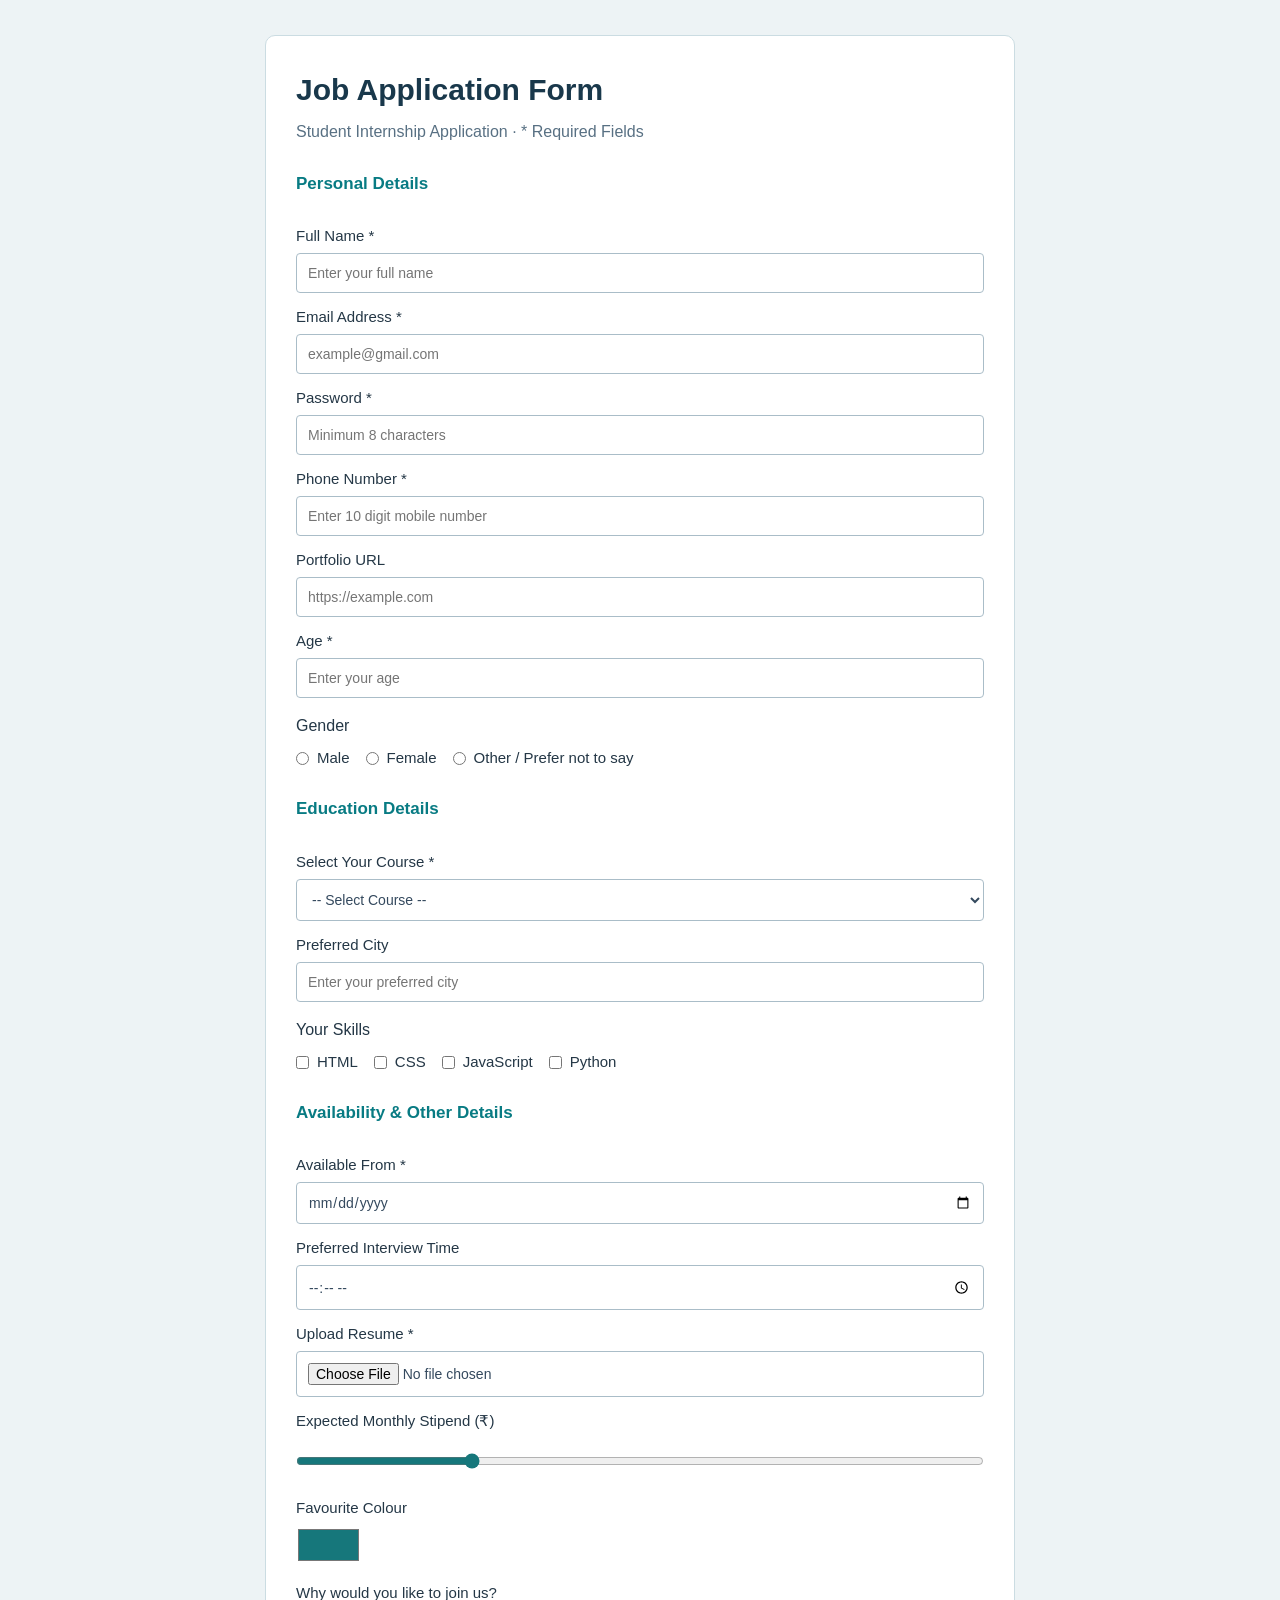
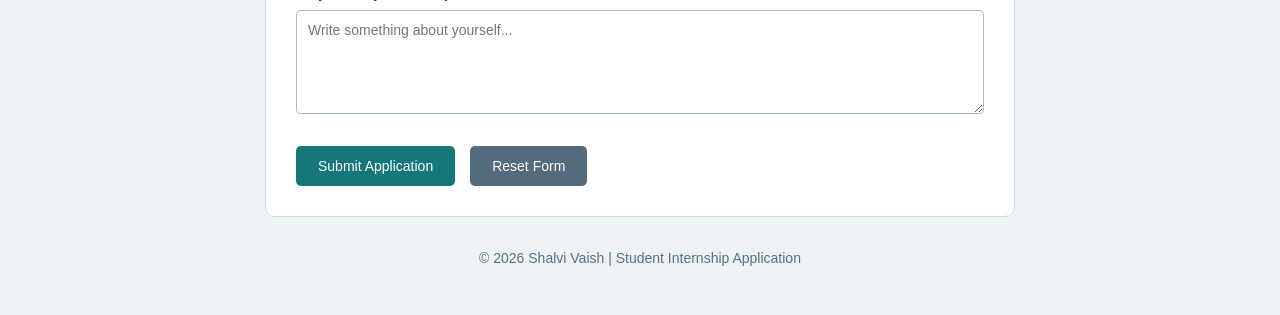
<file: Assignment 2/index.html>
<!DOCTYPE html>
<html lang="en">

<head>
    <meta charset="UTF-8">
    <meta name="viewport" content="width=device-width, initial-scale=1.0">
    <meta name="description" content="Student Job Application Form">
    <meta name="author" content="Your Name">

    <title>Job Application Form</title>

    <link rel="stylesheet" href="style.css">
</head>

<body>

    <main class="form-container">

        <h1>Job Application Form</h1>
        <p class="subtitle">
            Student Internship Application · * Required Fields
        </p>

        <form action="#" method="post">

            <!-- Personal Details -->
            <fieldset>
                <legend>Personal Details</legend>

                <label for="fullname">Full Name *</label>
                <input type="text" id="fullname" name="fullname"
                    placeholder="Enter your full name"
                    minlength="3" required>

                <label for="email">Email Address *</label>
                <input type="email" id="email" name="email"
                    placeholder="example@gmail.com" required>

                <label for="password">Password *</label>
                <input type="password" id="password" name="password"
                    placeholder="Minimum 8 characters"
                    minlength="8" required>

                <label for="phone">Phone Number *</label>
                <input type="tel" id="phone" name="phone"
                    placeholder="Enter 10 digit mobile number"
                    pattern="[0-9]{10}" required>

                <label for="website">Portfolio URL</label>
                <input type="url" id="website" name="website"
                    placeholder="https://example.com">

                <label for="age">Age *</label>
                <input type="number" id="age" name="age"
                    min="17" max="35"
                    placeholder="Enter your age" required>

                <p class="choice-title">Gender</p>

                <div class="choices">
                    <input type="radio" id="male" name="gender" value="Male">
                    <label for="male">Male</label>

                    <input type="radio" id="female" name="gender" value="Female">
                    <label for="female">Female</label>

                    <input type="radio" id="other" name="gender" value="Other">
                    <label for="other">Other / Prefer not to say</label>
                </div>

            </fieldset>

            <!-- Education Details -->
            <fieldset>
                <legend>Education Details</legend>

                <label for="course">Select Your Course *</label>
                <select id="course" name="course" required>
                    <option value="">-- Select Course --</option>
                    <option value="BTech">BTech - Computer Science</option>
                    <option value="BCA">BCA</option>
                    <option value="MCA">MCA</option>
                    <option value="BBA">BBA</option>
                    <option value="Other">Other</option>
                </select>

                <label for="city">Preferred City</label>
                <input type="text" id="city" name="city"
                    list="cities" placeholder="Enter your preferred city">

                <datalist id="cities">
                    <option value="Delhi">
                    <option value="Meerut">
                    <option value="Noida">
                    <option value="Mumbai">
                    <option value="Bangalore">
                </datalist>

                <p class="choice-title">Your Skills</p>

                <div class="choices">
                    <input type="checkbox" id="html" name="skills" value="HTML">
                    <label for="html">HTML</label>

                    <input type="checkbox" id="css" name="skills" value="CSS">
                    <label for="css">CSS</label>

                    <input type="checkbox" id="js" name="skills" value="JavaScript">
                    <label for="js">JavaScript</label>

                    <input type="checkbox" id="python" name="skills" value="Python">
                    <label for="python">Python</label>
                </div>

            </fieldset>

            <!-- Other Details -->
            <fieldset>
                <legend>Availability & Other Details</legend>

                <label for="date">Available From *</label>
                <input type="date" id="date" name="date" required>

                <label for="time">Preferred Interview Time</label>
                <input type="time" id="time" name="time">

                <label for="resume">Upload Resume *</label>
                <input type="file" id="resume" name="resume"
                    accept=".pdf,.doc,.docx" required>

                <label for="stipend">Expected Monthly Stipend (₹)</label>
                <input type="range" id="stipend" name="stipend"
                    min="5000" max="25000" value="10000" step="1000">

                <label for="color">Favourite Colour</label>
                <input type="color" id="color" name="color" value="#16777b">

                <label for="message">Why would you like to join us?</label>
                <textarea id="message" name="message" rows="5"
                    placeholder="Write something about yourself..."></textarea>

            </fieldset>

            <!-- Form Buttons -->
            <div class="buttons">
                <button type="submit">Submit Application</button>
                <button type="reset" class="reset-btn">Reset Form</button>
            </div>

        </form>

    </main>

    <footer>
        <p>© 2026 Shalvi Vaish | Student Internship Application</p>
    </footer>

</body>
</html>
</file>
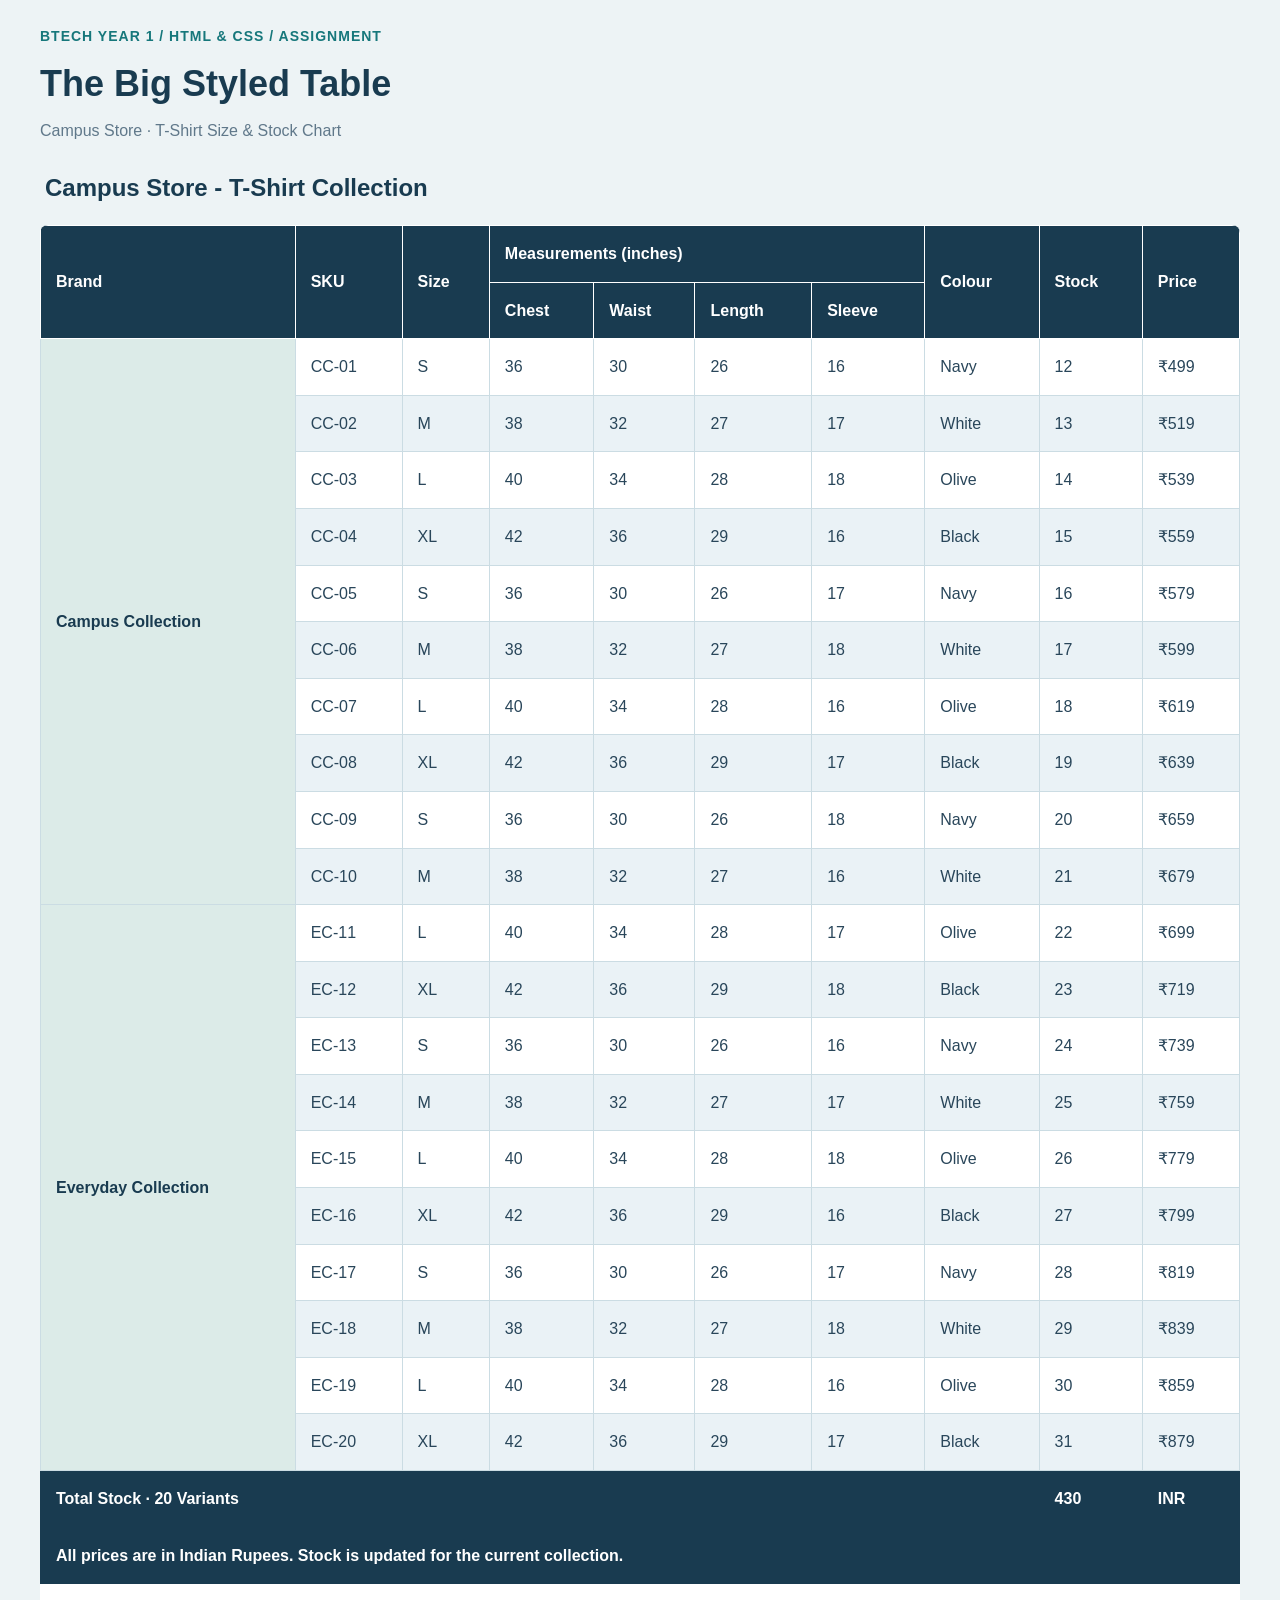
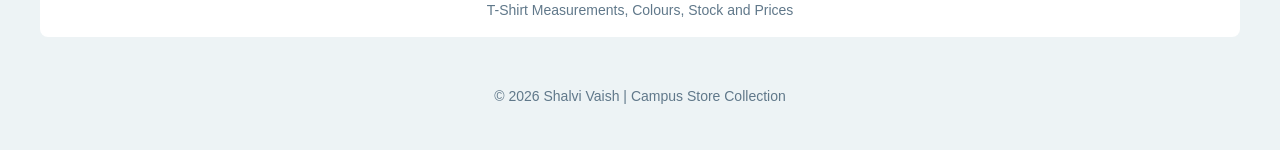
<file: Assignment 3/index.html>
<!DOCTYPE html>
<html lang="en">

<head>
    <meta charset="UTF-8">
    <meta name="viewport" content="width=device-width, initial-scale=1.0">
    <meta name="description" content="Campus Store T-Shirt Size and Stock Chart">
    <meta name="author" content="Your Name">

    <title>Campus Store - T-Shirt Stock Chart</title>

    <link rel="stylesheet" href="style.css">
</head>

<body>

    <header>
        <p class="tagline">BTECH YEAR 1 / HTML & CSS / ASSIGNMENT</p>
        <h1>The Big Styled Table</h1>
        <p class="subtitle">
            Campus Store · T-Shirt Size & Stock Chart
        </p>
    </header>

    <main>

        <h2>Campus Store - T-Shirt Collection</h2>

        <div class="table-container">

            <table>

                <caption>
                    T-Shirt Measurements, Colours, Stock and Prices
                </caption>

                <thead>
                    <tr>
                        <th scope="col" rowspan="2">Brand</th>
                        <th scope="col" rowspan="2">SKU</th>
                        <th scope="col" rowspan="2">Size</th>

                        <th scope="colgroup" colspan="4">
                            Measurements (inches)
                        </th>

                        <th scope="col" rowspan="2">Colour</th>
                        <th scope="col" rowspan="2">Stock</th>
                        <th scope="col" rowspan="2">Price</th>
                    </tr>

                    <tr>
                        <th scope="col">Chest</th>
                        <th scope="col">Waist</th>
                        <th scope="col">Length</th>
                        <th scope="col">Sleeve</th>
                    </tr>
                </thead>

                <tbody>

                    <!-- Campus Collection: 10 Products -->

                    <tr>
                        <th scope="rowgroup" rowspan="10">Campus Collection</th>
                        <td>CC-01</td>
                        <td>S</td>
                        <td>36</td>
                        <td>30</td>
                        <td>26</td>
                        <td>16</td>
                        <td>Navy</td>
                        <td>12</td>
                        <td>₹499</td>
                    </tr>

                    <tr>
                        <td>CC-02</td>
                        <td>M</td>
                        <td>38</td>
                        <td>32</td>
                        <td>27</td>
                        <td>17</td>
                        <td>White</td>
                        <td>13</td>
                        <td>₹519</td>
                    </tr>

                    <tr>
                        <td>CC-03</td>
                        <td>L</td>
                        <td>40</td>
                        <td>34</td>
                        <td>28</td>
                        <td>18</td>
                        <td>Olive</td>
                        <td>14</td>
                        <td>₹539</td>
                    </tr>

                    <tr>
                        <td>CC-04</td>
                        <td>XL</td>
                        <td>42</td>
                        <td>36</td>
                        <td>29</td>
                        <td>16</td>
                        <td>Black</td>
                        <td>15</td>
                        <td>₹559</td>
                    </tr>

                    <tr>
                        <td>CC-05</td>
                        <td>S</td>
                        <td>36</td>
                        <td>30</td>
                        <td>26</td>
                        <td>17</td>
                        <td>Navy</td>
                        <td>16</td>
                        <td>₹579</td>
                    </tr>

                    <tr>
                        <td>CC-06</td>
                        <td>M</td>
                        <td>38</td>
                        <td>32</td>
                        <td>27</td>
                        <td>18</td>
                        <td>White</td>
                        <td>17</td>
                        <td>₹599</td>
                    </tr>

                    <tr>
                        <td>CC-07</td>
                        <td>L</td>
                        <td>40</td>
                        <td>34</td>
                        <td>28</td>
                        <td>16</td>
                        <td>Olive</td>
                        <td>18</td>
                        <td>₹619</td>
                    </tr>

                    <tr>
                        <td>CC-08</td>
                        <td>XL</td>
                        <td>42</td>
                        <td>36</td>
                        <td>29</td>
                        <td>17</td>
                        <td>Black</td>
                        <td>19</td>
                        <td>₹639</td>
                    </tr>

                    <tr>
                        <td>CC-09</td>
                        <td>S</td>
                        <td>36</td>
                        <td>30</td>
                        <td>26</td>
                        <td>18</td>
                        <td>Navy</td>
                        <td>20</td>
                        <td>₹659</td>
                    </tr>

                    <tr>
                        <td>CC-10</td>
                        <td>M</td>
                        <td>38</td>
                        <td>32</td>
                        <td>27</td>
                        <td>16</td>
                        <td>White</td>
                        <td>21</td>
                        <td>₹679</td>
                    </tr>

                    <!-- Everyday Collection: 10 Products -->

                    <tr>
                        <th scope="rowgroup" rowspan="10">Everyday Collection</th>
                        <td>EC-11</td>
                        <td>L</td>
                        <td>40</td>
                        <td>34</td>
                        <td>28</td>
                        <td>17</td>
                        <td>Olive</td>
                        <td>22</td>
                        <td>₹699</td>
                    </tr>

                    <tr>
                        <td>EC-12</td>
                        <td>XL</td>
                        <td>42</td>
                        <td>36</td>
                        <td>29</td>
                        <td>18</td>
                        <td>Black</td>
                        <td>23</td>
                        <td>₹719</td>
                    </tr>

                    <tr>
                        <td>EC-13</td>
                        <td>S</td>
                        <td>36</td>
                        <td>30</td>
                        <td>26</td>
                        <td>16</td>
                        <td>Navy</td>
                        <td>24</td>
                        <td>₹739</td>
                    </tr>

                    <tr>
                        <td>EC-14</td>
                        <td>M</td>
                        <td>38</td>
                        <td>32</td>
                        <td>27</td>
                        <td>17</td>
                        <td>White</td>
                        <td>25</td>
                        <td>₹759</td>
                    </tr>

                    <tr>
                        <td>EC-15</td>
                        <td>L</td>
                        <td>40</td>
                        <td>34</td>
                        <td>28</td>
                        <td>18</td>
                        <td>Olive</td>
                        <td>26</td>
                        <td>₹779</td>
                    </tr>

                    <tr>
                        <td>EC-16</td>
                        <td>XL</td>
                        <td>42</td>
                        <td>36</td>
                        <td>29</td>
                        <td>16</td>
                        <td>Black</td>
                        <td>27</td>
                        <td>₹799</td>
                    </tr>

                    <tr>
                        <td>EC-17</td>
                        <td>S</td>
                        <td>36</td>
                        <td>30</td>
                        <td>26</td>
                        <td>17</td>
                        <td>Navy</td>
                        <td>28</td>
                        <td>₹819</td>
                    </tr>

                    <tr>
                        <td>EC-18</td>
                        <td>M</td>
                        <td>38</td>
                        <td>32</td>
                        <td>27</td>
                        <td>18</td>
                        <td>White</td>
                        <td>29</td>
                        <td>₹839</td>
                    </tr>

                    <tr>
                        <td>EC-19</td>
                        <td>L</td>
                        <td>40</td>
                        <td>34</td>
                        <td>28</td>
                        <td>16</td>
                        <td>Olive</td>
                        <td>30</td>
                        <td>₹859</td>
                    </tr>

                    <tr>
                        <td>EC-20</td>
                        <td>XL</td>
                        <td>42</td>
                        <td>36</td>
                        <td>29</td>
                        <td>17</td>
                        <td>Black</td>
                        <td>31</td>
                        <td>₹879</td>
                    </tr>

                </tbody>

                <tfoot>
                    <tr>
                        <th colspan="8" scope="row">
                            Total Stock · 20 Variants
                        </th>
                        <td>430</td>
                        <td>INR</td>
                    </tr>

                    <tr>
                        <td colspan="10">
                            All prices are in Indian Rupees. Stock is updated
                            for the current collection.
                        </td>
                    </tr>
                </tfoot>

            </table>

        </div>

    </main>

    <footer>
        <p>© 2026 Shalvi Vaish | Campus Store Collection</p>
    </footer>

</body>
</html>
</file>
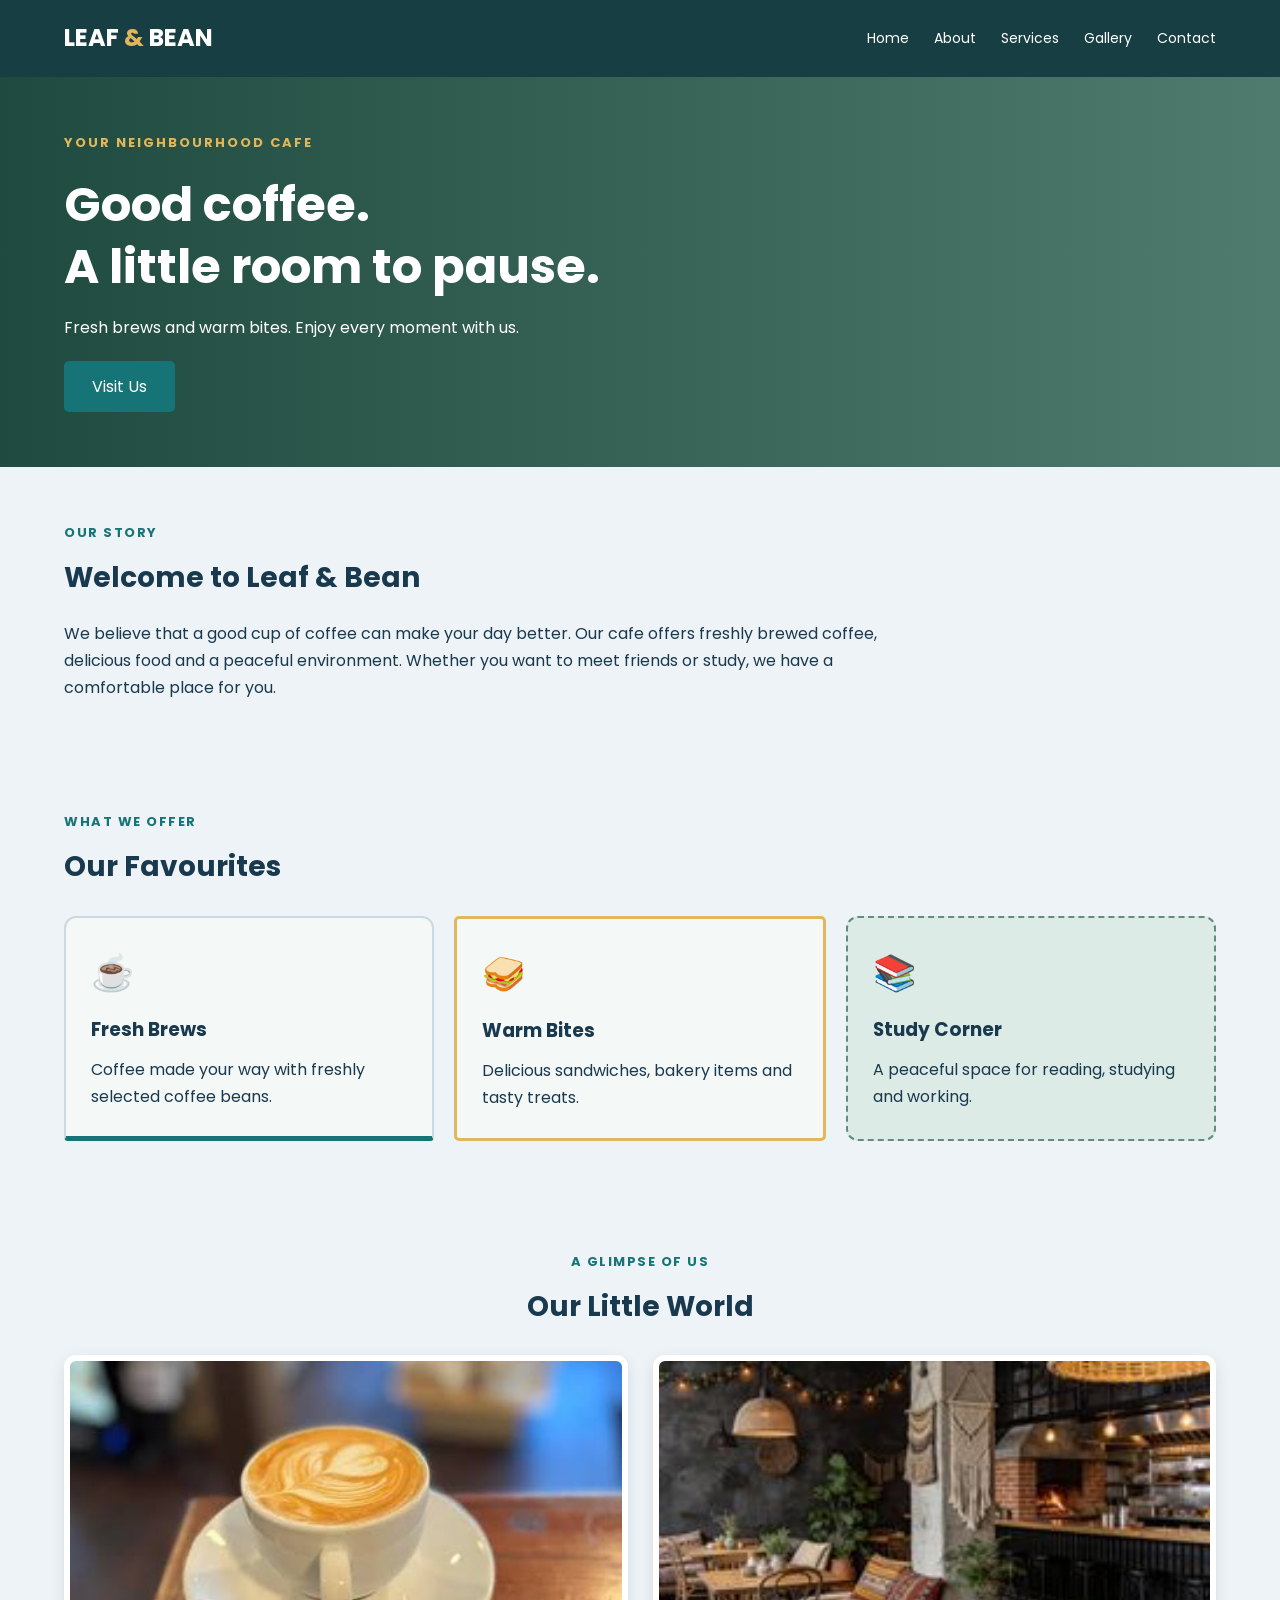
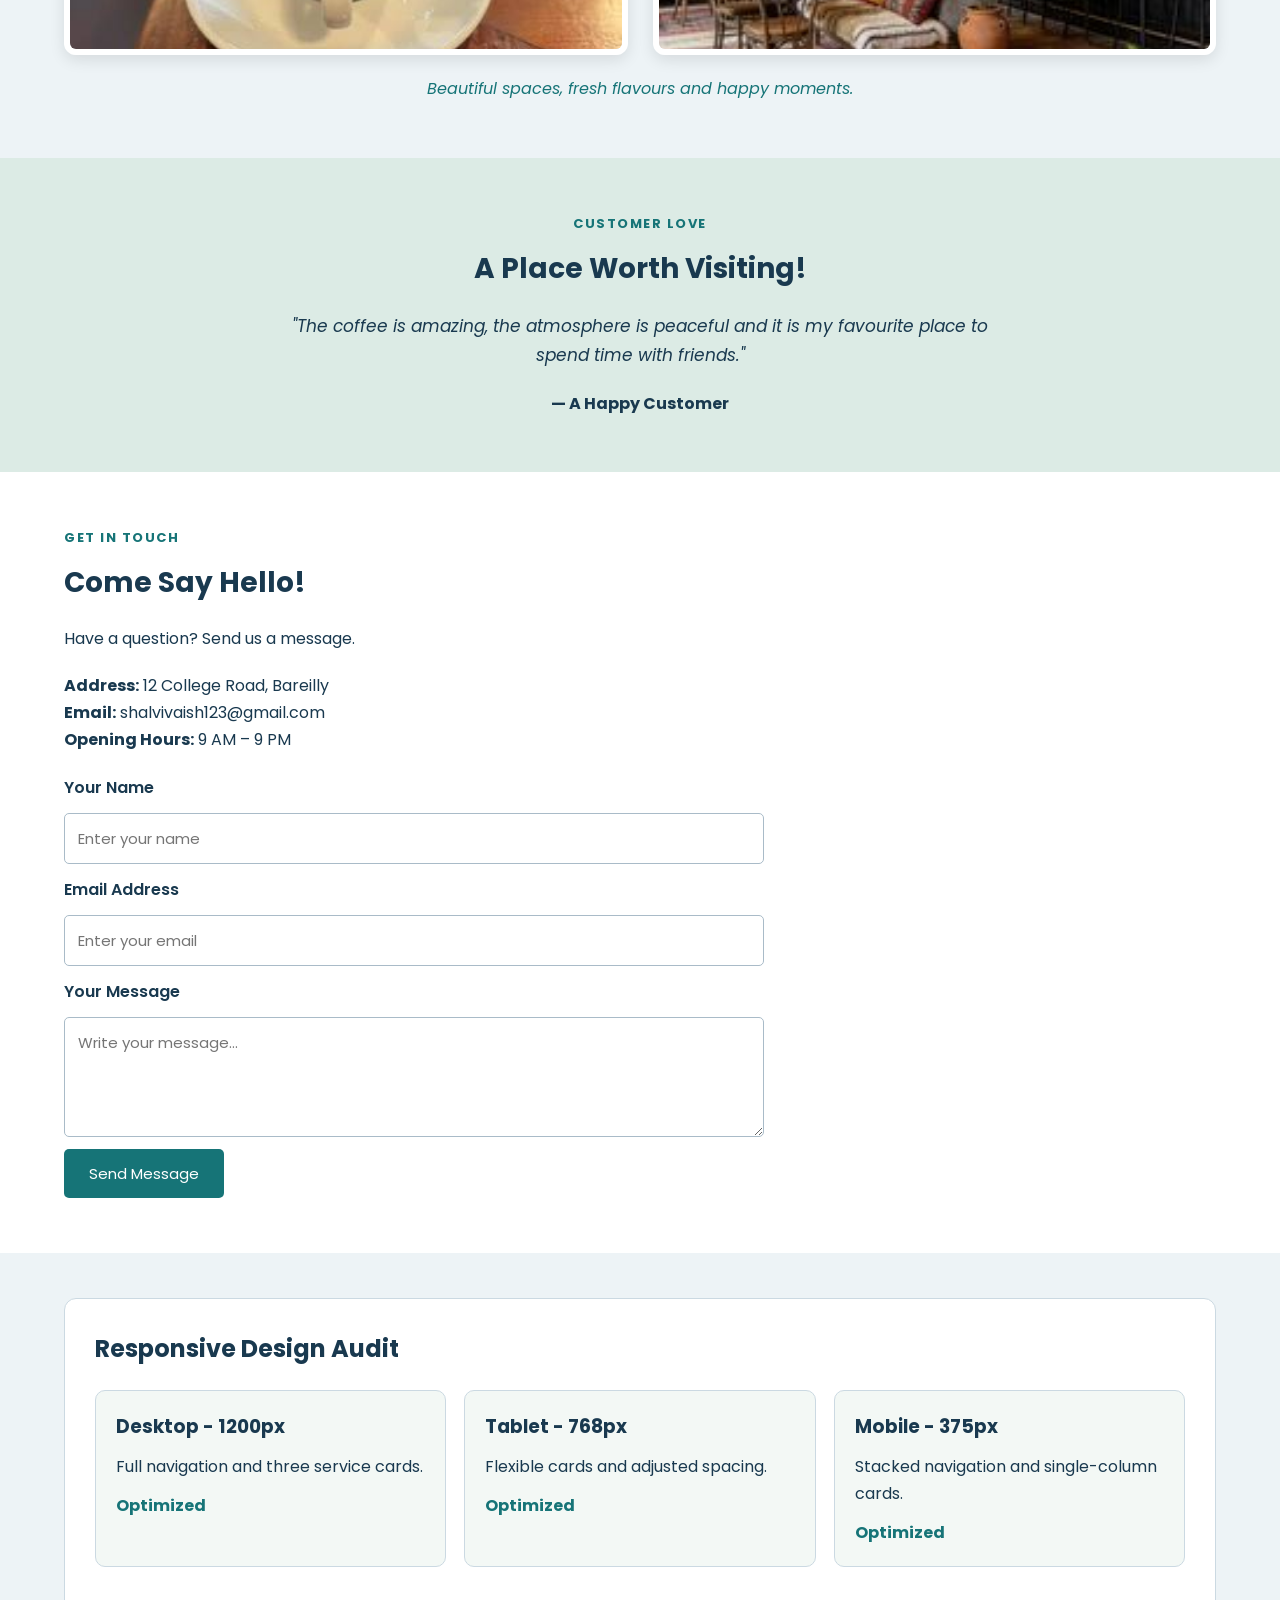
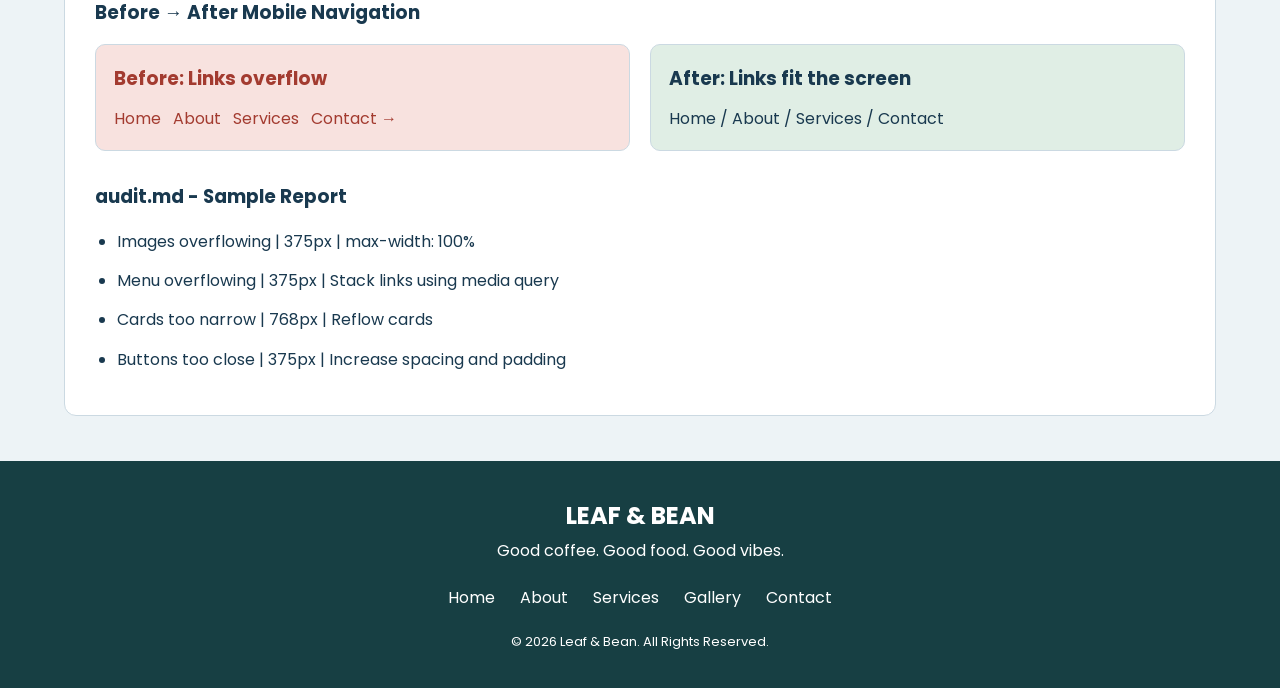
<file: Assignment 8/index.html>
<!DOCTYPE html>
<html lang="en">

<head>
    <meta charset="UTF-8">
    <meta name="viewport" content="width=device-width, initial-scale=1.0">

    <meta name="description" content="Brew and Bloom responsive cafe website.">
    <meta name="author" content="Your Name">

    <title>Brew & Bloom | Responsive Cafe</title>

    <link rel="stylesheet" href="style.css">

    <link rel="preconnect" href="https://fonts.googleapis.com">
    <link rel="preconnect" href="https://fonts.gstatic.com" crossorigin>

    <link href="https://fonts.googleapis.com/css2?family=Poppins:wght@400;500;600;700;800&display=swap"
          rel="stylesheet">
</head>

<body>

    <!-- NAVIGATION -->

    <header id="home">

        <nav class="navbar">

            <h2 class="logo">LEAF <span>&</span> BEAN</h2>

            <div class="nav-links">
                <a href="#home">Home</a>
                <a href="#about">About</a>
                <a href="#services">Services</a>
                <a href="#gallery">Gallery</a>
                <a href="#contact">Contact</a>
            </div>

        </nav>

    </header>


    <main>

        <!-- HERO SECTION -->

        <section class="hero">

            <div class="hero-content">

                <p class="hero-tag">YOUR NEIGHBOURHOOD CAFE</p>

                <h1>
                    Good coffee.<br>
                    A little room to pause.
                </h1>

                <p>
                    Fresh brews and warm bites.
                    Enjoy every moment with us.
                </p>

                <a href="#services" class="hero-button">
                    Visit Us
                </a>

            </div>

        </section>


        <!-- ABOUT SECTION -->

        <section class="section about-section" id="about">

            <p class="section-tag">OUR STORY</p>

            <h2>Welcome to Leaf & Bean</h2>

            <p>
                We believe that a good cup of coffee can make
                your day better. Our cafe offers freshly brewed
                coffee, delicious food and a peaceful environment.

                Whether you want to meet friends or study,
                we have a comfortable place for you.
            </p>

        </section>


        <!-- SERVICES SECTION -->

        <section class="section services-section" id="services">

            <p class="section-tag">WHAT WE OFFER</p>

            <h2>Our Favourites</h2>

            <div class="service-container">

                <article class="service-card card-one">

                    <div class="service-icon">☕</div>

                    <h3>Fresh Brews</h3>

                    <p>
                        Coffee made your way with freshly
                        selected coffee beans.
                    </p>

                </article>


                <article class="service-card card-two">

                    <div class="service-icon">🥪</div>

                    <h3>Warm Bites</h3>

                    <p>
                        Delicious sandwiches, bakery
                        items and tasty treats.
                    </p>

                </article>


                <article class="service-card card-three">

                    <div class="service-icon">📚</div>

                    <h3>Study Corner</h3>

                    <p>
                        A peaceful space for reading,
                        studying and working.
                    </p>

                </article>

            </div>

        </section>


        <!-- GALLERY SECTION -->

        <section class="section gallery-section" id="gallery">

            <p class="section-tag">A GLIMPSE OF US</p>

            <h2>Our Little World</h2>

            <div class="gallery-container">

                <img src=coffee.jpeg
                     alt="Freshly prepared coffee served in a ceramic cup">

                <img src=cafe_interior.jpeg
                     alt="Warm and comfortable cafe interior">

            </div>

            <p class="gallery-caption">
                Beautiful spaces, fresh flavours and happy moments.
            </p>

        </section>


        <!-- TESTIMONIAL -->

        <section class="testimonial">

            <p class="section-tag">CUSTOMER LOVE</p>

            <h2>A Place Worth Visiting!</h2>

            <p class="quote">
                "The coffee is amazing, the atmosphere is peaceful
                and it is my favourite place to spend time with friends."
            </p>

            <h4>— A Happy Customer</h4>

        </section>


        <!-- CONTACT SECTION -->

        <section class="section contact-section" id="contact">

            <p class="section-tag">GET IN TOUCH</p>

            <h2>Come Say Hello!</h2>

            <p>
                Have a question? Send us a message.
            </p>

            <div class="contact-details">

                <p><strong>Address:</strong> 12 College Road, Bareilly</p>

                <p><strong>Email:</strong> shalvivaish123@gmail.com</p>

                <p><strong>Opening Hours:</strong> 9 AM – 9 PM</p>

            </div>

            <form class="contact-form">

                <label for="name">Your Name</label>

                <input type="text" id="name"
                       placeholder="Enter your name" required>


                <label for="email">Email Address</label>

                <input type="email" id="email"
                       placeholder="Enter your email" required>


                <label for="message">Your Message</label>

                <textarea id="message" rows="4"
                          placeholder="Write your message..."
                          required></textarea>


                <button type="submit">Send Message</button>

            </form>

        </section>


        <!-- RESPONSIVE AUDIT REPORT -->

        <section class="audit-section">

            <h2>Responsive Design Audit</h2>

            <div class="audit-grid">

                <article class="audit-card">
                    <h3>Desktop - 1200px</h3>
                    <p>Full navigation and three service cards.</p>
                    <span>Optimized</span>
                </article>

                <article class="audit-card">
                    <h3>Tablet - 768px</h3>
                    <p>Flexible cards and adjusted spacing.</p>
                    <span>Optimized</span>
                </article>

                <article class="audit-card">
                    <h3>Mobile - 375px</h3>
                    <p>Stacked navigation and single-column cards.</p>
                    <span>Optimized</span>
                </article>

            </div>

            <h3 class="audit-title">Before → After Mobile Navigation</h3>

            <div class="before-after">

                <div class="before">
                    <h3>Before: Links overflow</h3>
                    <p>Home &nbsp; About &nbsp; Services &nbsp; Contact →</p>
                </div>

                <div class="after">
                    <h3>After: Links fit the screen</h3>
                    <p>Home / About / Services / Contact</p>
                </div>

            </div>

            <h3 class="audit-title">audit.md - Sample Report</h3>

            <ul class="audit-list">
                <li>Images overflowing | 375px | max-width: 100%</li>
                <li>Menu overflowing | 375px | Stack links using media query</li>
                <li>Cards too narrow | 768px | Reflow cards</li>
                <li>Buttons too close | 375px | Increase spacing and padding</li>
            </ul>

        </section>

    </main>


    <!-- FOOTER -->

    <footer class="footer">

        <h2>LEAF & BEAN</h2>

        <p>Good coffee. Good food. Good vibes.</p>

        <div class="footer-links">
            <a href="#home">Home</a>
            <a href="#about">About</a>
            <a href="#services">Services</a>
            <a href="#gallery">Gallery</a>
            <a href="#contact">Contact</a>
        </div>

        <p class="copyright">
            © 2026 Leaf & Bean. All Rights Reserved.
        </p>

    </footer>

</body>
</html>
</file>
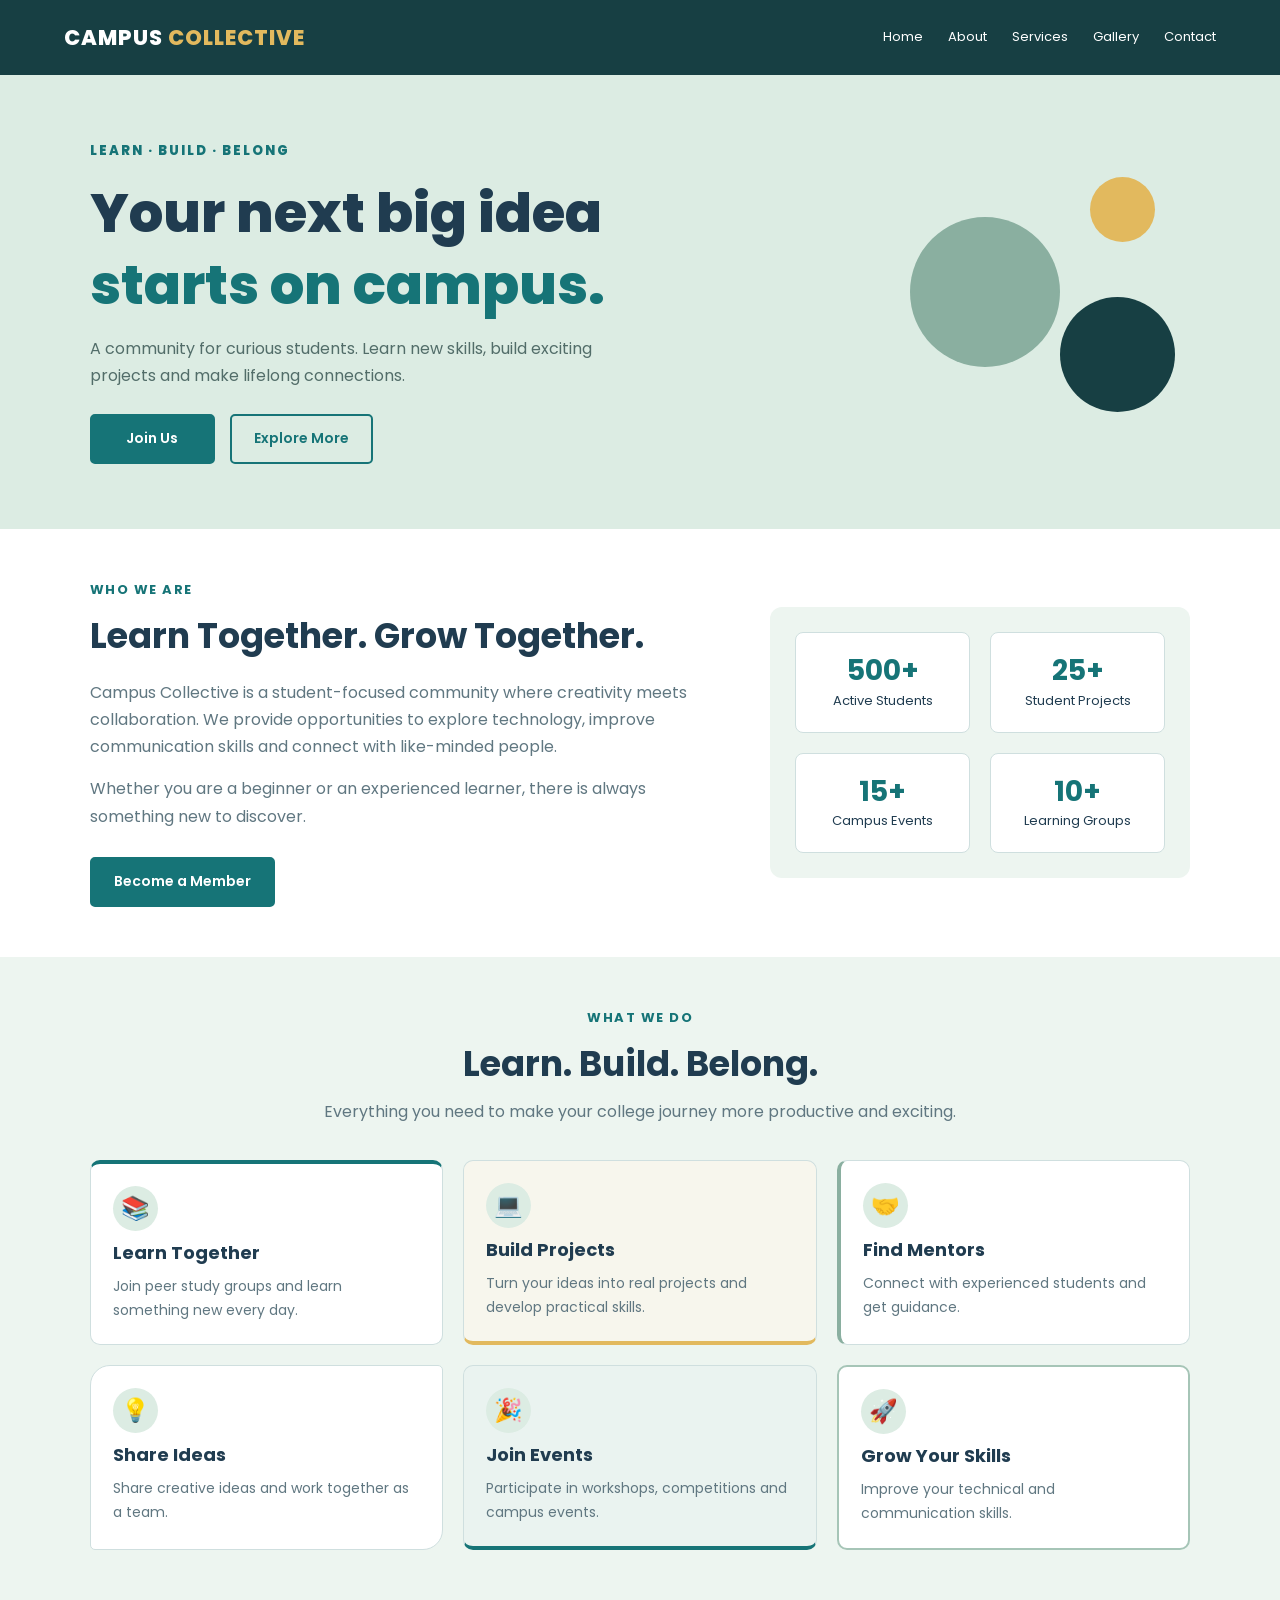
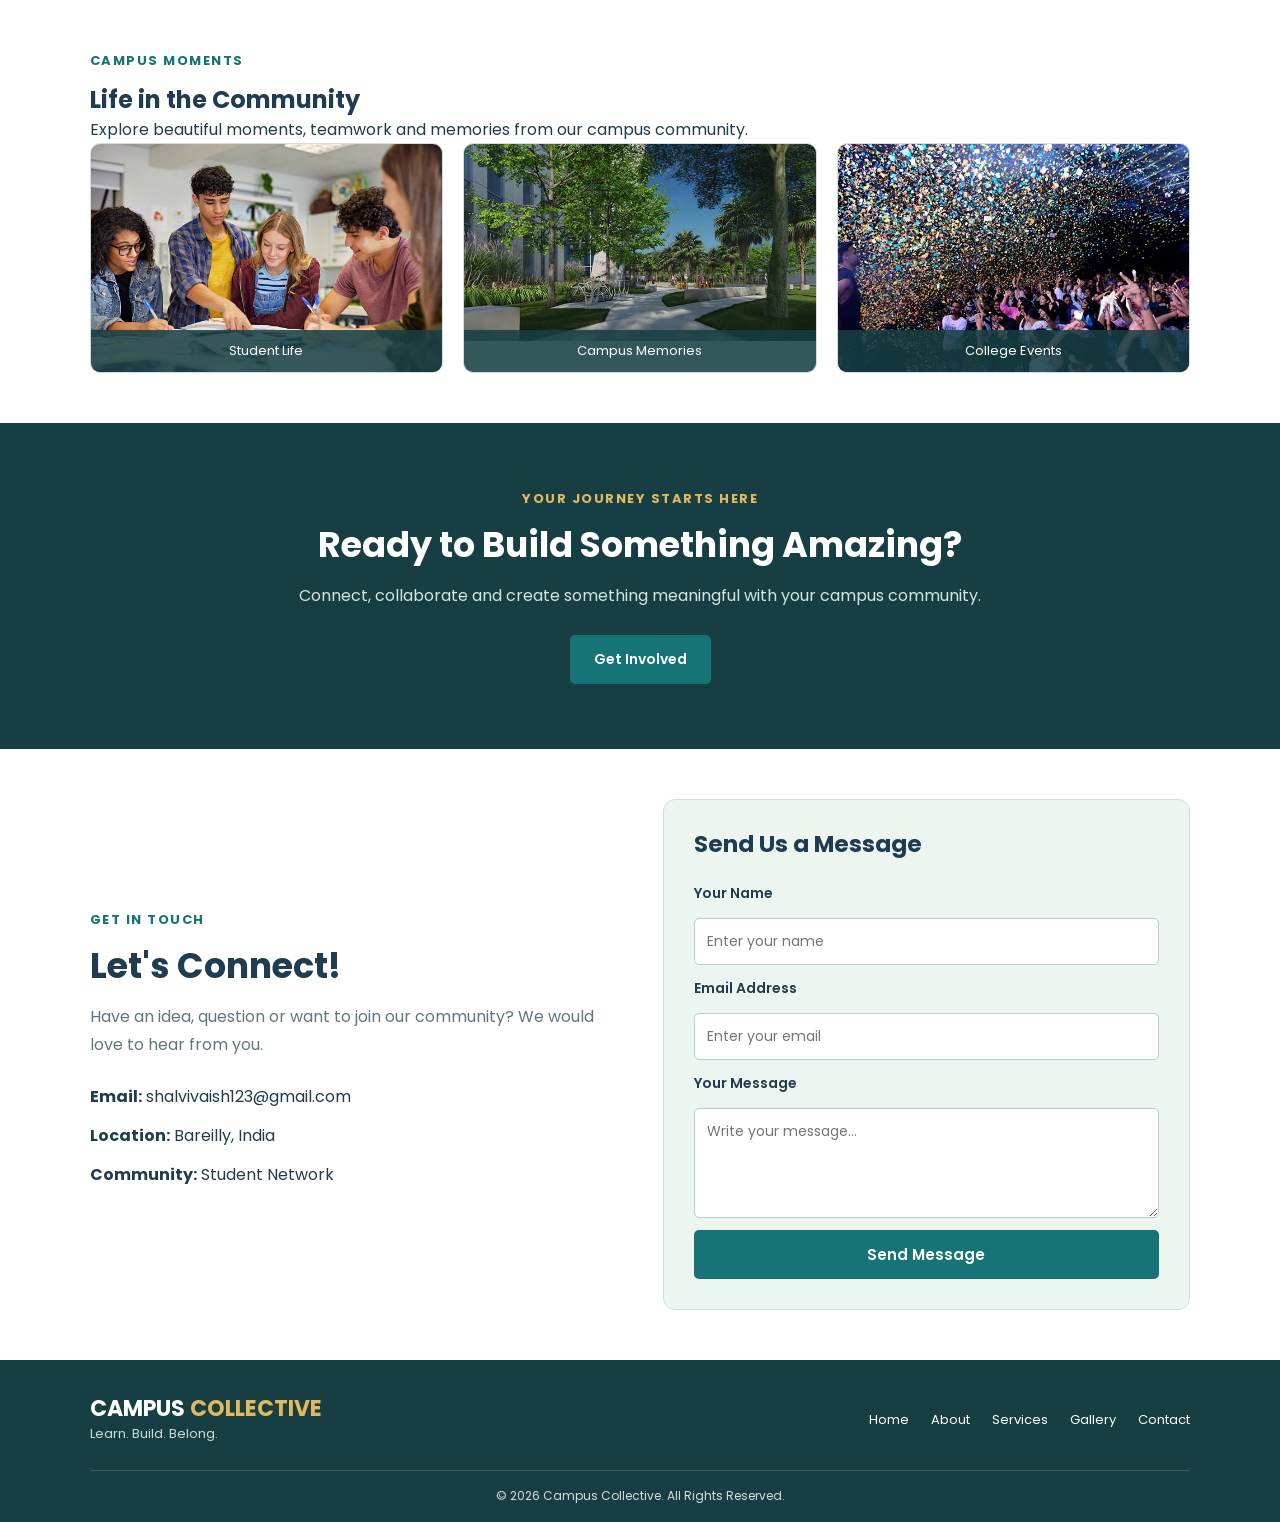
<file: Assignment 9/index.html>
<!DOCTYPE html>
<html lang="en">

<head>
    <meta charset="UTF-8">
    <meta name="viewport" content="width=device-width, initial-scale=1.0">

    <meta name="description"
        content="Campus Collective - A community for students to learn, build, share and grow together.">

    <meta name="author" content="Your Name">

    <title>Campus Collective | Student Community</title>

    <!-- Google Fonts -->
    <link rel="preconnect" href="https://fonts.googleapis.com">
    <link rel="preconnect" href="https://fonts.gstatic.com" crossorigin>

    <link href="https://fonts.googleapis.com/css2?family=Poppins:wght@400;500;600;700;800&display=swap"
        rel="stylesheet">

    <!-- External CSS -->
    <link rel="stylesheet" href="style.css">
</head>

<body>

    <!-- HEADER AND NAVBAR -->
    <header class="header" id="home">

        <nav class="navbar">

            <a href="#home" class="logo">
                CAMPUS <span>COLLECTIVE</span>
            </a>

            <div class="nav-links">
                <a href="#home">Home</a>
                <a href="#about">About</a>
                <a href="#services">Services</a>
                <a href="#gallery">Gallery</a>
                <a href="#contact">Contact</a>
            </div>

        </nav>

    </header>


    <main>

        <!-- HERO SECTION -->
        <section class="hero">

            <div class="hero-content">

                <p class="hero-tag">LEARN · BUILD · BELONG</p>

                <h1>
                    Your next big idea
                    <span>starts on campus.</span>
                </h1>

                <p class="hero-description">
                    A community for curious students.
                    Learn new skills, build exciting projects
                    and make lifelong connections.
                </p>

                <div class="hero-buttons">

                    <a href="#services" class="primary-btn">
                        Join Us
                    </a>

                    <a href="#about" class="secondary-btn">
                        Explore More
                    </a>

                </div>

            </div>

            <div class="hero-decoration">
                <div class="circle circle-one"></div>
                <div class="circle circle-two"></div>
                <div class="circle circle-three"></div>
            </div>

        </section>


        <!-- ABOUT SECTION -->
        <section class="about section" id="about">

            <div class="about-content">

                <p class="section-tag">WHO WE ARE</p>

                <h2>Learn Together. Grow Together.</h2>

                <p>
                    Campus Collective is a student-focused community
                    where creativity meets collaboration.

                    We provide opportunities to explore technology,
                    improve communication skills and connect with
                    like-minded people.
                </p>

                <p>
                    Whether you are a beginner or an experienced
                    learner, there is always something new to discover.
                </p>

                <a href="#contact" class="primary-btn">
                    Become a Member
                </a>

            </div>

            <div class="about-box">

                <div class="about-stat">
                    <h3>500+</h3>
                    <p>Active Students</p>
                </div>

                <div class="about-stat">
                    <h3>25+</h3>
                    <p>Student Projects</p>
                </div>

                <div class="about-stat">
                    <h3>15+</h3>
                    <p>Campus Events</p>
                </div>

                <div class="about-stat">
                    <h3>10+</h3>
                    <p>Learning Groups</p>
                </div>

            </div>

        </section>


        <!-- SERVICES / FEATURES SECTION -->
        <section class="services section" id="services">

            <div class="section-heading">

                <p class="section-tag">WHAT WE DO</p>

                <h2>Learn. Build. Belong.</h2>

                <p>
                    Everything you need to make your college
                    journey more productive and exciting.
                </p>

            </div>


            <div class="feature-grid">

                <article class="feature-card card-one">

                    <div class="feature-icon">📚</div>

                    <h3>Learn Together</h3>

                    <p>
                        Join peer study groups and learn
                        something new every day.
                    </p>

                </article>


                <article class="feature-card card-two">

                    <div class="feature-icon">💻</div>

                    <h3>Build Projects</h3>

                    <p>
                        Turn your ideas into real projects
                        and develop practical skills.
                    </p>

                </article>


                <article class="feature-card card-three">

                    <div class="feature-icon">🤝</div>

                    <h3>Find Mentors</h3>

                    <p>
                        Connect with experienced students
                        and get guidance.
                    </p>

                </article>


                <article class="feature-card card-four">

                    <div class="feature-icon">💡</div>

                    <h3>Share Ideas</h3>

                    <p>
                        Share creative ideas and work
                        together as a team.
                    </p>

                </article>


                <article class="feature-card card-five">

                    <div class="feature-icon">🎉</div>

                    <h3>Join Events</h3>

                    <p>
                        Participate in workshops,
                        competitions and campus events.
                    </p>

                </article>


                <article class="feature-card card-six">

                    <div class="feature-icon">🚀</div>

                    <h3>Grow Your Skills</h3>

                    <p>
                        Improve your technical and
                        communication skills.
                    </p>

                </article>

            </div>

        </section>


        <!-- GALLERY SECTION -->
      
<!-- GALLERY SECTION -->
<section class="gallery section" id="gallery">

    <p class="section-tag">CAMPUS MOMENTS</p>

    <h2>Life in the Community</h2>

    <p class="gallery-description">
        Explore beautiful moments, teamwork and memories
        from our campus community.
    </p>

    <div class="gallery-grid">

        <!-- Image 1 -->
        <figure class="gallery-item gallery-one">
            <img src="students.jpg"
                 alt="Students studying together in college">

            <figcaption>Student Life</figcaption>
        </figure>

       



        <!-- Image 2 -->
        <figure class="gallery-item gallery-three">
            <img src="campus.jpg"
                 alt="Beautiful college campus">

            <figcaption>Campus Memories</figcaption>
        </figure>

      

        <!-- Image 3 -->
        <figure class="gallery-item gallery-five">
            <img src="events.jpg"
                 alt="Students enjoying a college event">

            <figcaption>College Events</figcaption>
        </figure>

        

    </div>

</section>


        <!-- CALL TO ACTION -->
        <section class="cta">

            <p class="section-tag">YOUR JOURNEY STARTS HERE</p>

            <h2>Ready to Build Something Amazing?</h2>

            <p>
                Connect, collaborate and create something
                meaningful with your campus community.
            </p>

            <a href="#contact" class="primary-btn">
                Get Involved
            </a>

        </section>


        <!-- CONTACT SECTION -->
        <section class="contact section" id="contact">

            <div class="contact-info">

                <p class="section-tag">GET IN TOUCH</p>

                <h2>Let's Connect!</h2>

                <p>
                    Have an idea, question or want to join
                    our community? We would love to hear from you.
                </p>

                <div class="contact-details">

                    <p><strong>Email:</strong> shalvivaish123@gmail.com</p>

                    <p><strong>Location:</strong> Bareilly, India</p>

                    <p><strong>Community:</strong> Student Network</p>

                </div>

            </div>


            <form class="contact-form" action="#" method="post">

                <h3>Send Us a Message</h3>

                <label for="name">Your Name</label>

                <input type="text"
                    id="name"
                    name="name"
                    placeholder="Enter your name"
                    required>


                <label for="email">Email Address</label>

                <input type="email"
                    id="email"
                    name="email"
                    placeholder="Enter your email"
                    required>


                <label for="message">Your Message</label>

                <textarea id="message"
                    name="message"
                    rows="4"
                    placeholder="Write your message..."
                    required></textarea>


                <button type="submit">Send Message</button>

            </form>

        </section>

    </main>


    <!-- FOOTER -->
    <footer class="footer">

        <div class="footer-content">

            <div class="footer-brand">

                <h2>CAMPUS <span>COLLECTIVE</span></h2>

                <p>Learn. Build. Belong.</p>

            </div>


            <div class="footer-links">

                <a href="#home">Home</a>
                <a href="#about">About</a>
                <a href="#services">Services</a>
                <a href="#gallery">Gallery</a>
                <a href="#contact">Contact</a>

            </div>

        </div>


        <p class="copyright">
            © 2026 Campus Collective. All Rights Reserved.
        </p>

    </footer>

</body>

</html>
</file>
<file: Assignment 2/style.css>
/* Basic Styling */
* {
    margin: 0;
    padding: 0;
    box-sizing: border-box;
}

body {
    font-family: Arial, sans-serif;
    background-color: #edf3f5;
    color: #243746;
    line-height: 1.6;
    padding: 25px 15px;
}

/* Form Container */
.form-container {
    max-width: 750px;
    min-height: 1100px;
    margin: 10px auto;
    background-color: white;
    padding: 30px;
    border: 1px solid #cbdce2;
    border-radius: 10px;
}

/* Main Heading */
h1 {
    color: #19384b;
    font-size: 30px;
    margin-bottom: 5px;
}

.subtitle {
    color: #587083;
    margin-bottom: 25px;
}

/* Fieldset */
fieldset {
    border: none;
    margin-bottom: 25px;
}

legend {
    color: #087b83;
    font-size: 17px;
    font-weight: bold;
    margin-bottom: 15px;
}

/* Labels */
label {
    display: block;
    margin: 12px 0 5px;
    font-size: 15px;
    font-weight: 500;
}

/* Input Fields */
input[type="text"],
input[type="email"],
input[type="password"],
input[type="tel"],
input[type="url"],
input[type="number"],
input[type="date"],
input[type="time"],
input[type="file"],
select,
textarea {
    width: 100%;
    padding: 11px;
    border: 1px solid #aabdc8;
    border-radius: 4px;
    font-size: 14px;
    font-family: Arial, sans-serif;
    color: #34495e;
    background-color: white;
}

/* Focus Effect */
input:focus,
select:focus,
textarea:focus {
    outline: none;
    border-color: #087b83;
    box-shadow: 0 0 4px rgba(8, 123, 131, 0.25);
}

/* Radio and Checkbox */
.choice-title {
    margin-top: 15px;
    font-weight: 500;
}

.choices {
    display: flex;
    flex-wrap: wrap;
    align-items: center;
    gap: 8px;
    margin-top: 8px;
}

.choices input {
    accent-color: #16777b;
}

.choices label {
    display: inline;
    margin: 0 8px 0 0;
}

/* Range Input */
input[type="range"] {
    width: 100%;
    accent-color: #16777b;
    margin: 15px 0;
}

/* Colour Input */
input[type="color"] {
    width: 65px;
    height: 40px;
    border: none;
    background: none;
    cursor: pointer;
}

/* Textarea */
textarea {
    resize: vertical;
    min-height: 100px;
}

/* Buttons */
.buttons {
    display: flex;
    gap: 15px;
    margin-top: 20px;
}

button {
    background-color: #16777b;
    color: white;
    border: none;
    padding: 12px 22px;
    border-radius: 5px;
    font-size: 14px;
    cursor: pointer;
}

button:hover {
    background-color: #105c61;
}

.reset-btn {
    background-color: #536b7c;
}

.reset-btn:hover {
    background-color: #354b5b;
}

/* Footer */
footer {
    text-align: center;
    color: #587083;
    padding: 20px;
    font-size: 14px;
}

/* Mobile Responsive */
@media (max-width: 600px) {

    body {
        padding: 10px;
    }

    .form-container {
        padding: 20px 15px;
    }

    h1 {
        font-size: 25px;
    }

    .choices {
        gap: 10px;
    }

    .buttons {
        flex-wrap: wrap;
    }

    button {
        padding: 10px 15px;
    }
}
</file>
<file: Assignment 3/style.css>
/* CSS VARIABLES */
:root {
    --primary-color: #193b50;
    --secondary-color: #16777b;
    --background-color: #edf3f5;
    --white-color: #ffffff;
    --row-color: #eaf2f6;
    --border-color: #cbdce3;
    --text-color: #29465a;

    --spacing-small: 8px;
    --spacing-medium: 15px;
    --spacing-large: 25px;

    --font-small: 14px;
    --font-medium: 16px;
    --font-large: 28px;
}

/* GENERAL STYLING */
* {
    margin: 0;
    padding: 0;
    box-sizing: border-box;
}

body {
    font-family: Arial, sans-serif;
    background-color: var(--background-color);
    color: var(--text-color);
    line-height: 1.6;
    padding: var(--spacing-large);
}

/* HEADER */
header {
    max-width: 1200px;
    margin: 0 auto 25px;
}

.tagline {
    color: var(--secondary-color);
    font-size: var(--font-small);
    font-weight: bold;
    letter-spacing: 1px;
    margin-bottom: 8px;
}

h1 {
    color: var(--primary-color);
    font-size: 36px;
    margin-bottom: 5px;
}

.subtitle {
    color: #60788a;
    font-size: var(--font-medium);
}

/* MAIN CONTENT */
main {
    max-width: 1200px;
    margin: auto;
}

h2 {
    color: var(--primary-color);
    margin: 25px 5px 18px;
    font-size: 24px;
}

/* TABLE CONTAINER */
.table-container {
    width: 100%;
    overflow-x: auto;
    background-color: var(--white-color);
    border-radius: 8px;
}

/* TABLE */
table {
    width: 100%;
    min-width: 850px;
    border-collapse: collapse;
    background-color: var(--white-color);
    font-size: var(--font-medium);
    text-align: left;
}

/* TABLE CAPTION */
caption {
    caption-side: bottom;
    padding: 15px;
    color: #60788a;
    font-size: var(--font-small);
}

/* TABLE HEADER */
thead {
    background-color: var(--primary-color);
    color: var(--white-color);
}

thead th {
    padding: var(--spacing-medium);
    border: 1px solid var(--white-color);
    font-weight: 600;
}

/* TABLE BODY */
tbody th,
tbody td {
    padding: var(--spacing-medium);
    border: 1px solid var(--border-color);
}

/* BRAND CELLS */
tbody th {
    background-color: #dcebe8;
    color: var(--primary-color);
    vertical-align: middle;
    min-width: 130px;
}

/* STRIPED ROWS */
tbody tr:nth-child(even) {
    background-color: var(--row-color);
}

tbody tr:nth-child(odd) {
    background-color: var(--white-color);
}

/* HOVER EFFECT */
tbody tr:hover {
    background-color: #d6e9e9;
    transition: background-color 0.2s ease;
}

/* TABLE FOOTER */
tfoot {
    background-color: var(--primary-color);
    color: var(--white-color);
    font-weight: bold;
}

tfoot th,
tfoot td {
    padding: var(--spacing-medium);
    border: 1px solid var(--primary-color);
}

/* FOOTER */
footer {
    max-width: 1200px;
    margin: 30px auto 0;
    padding: 18px;
    text-align: center;
    color: #60788a;
    font-size: var(--font-small);
}

/* RESPONSIVE DESIGN */
@media (max-width: 600px) {

    body {
        padding: 12px;
    }

    h1 {
        font-size: var(--font-large);
    }

    h2 {
        font-size: 20px;
    }

    table {
        font-size: var(--font-small);
    }

    thead th,
    tbody th,
    tbody td,
    tfoot th,
    tfoot td {
        padding: var(--spacing-small);
    }
}
</file>
<file: Assignment 8/style.css>
/* =========================
   GLOBAL STYLING
========================= */

:root {
    --dark: #173f43;
    --green: #285c4c;
    --teal: #167477;
    --light: #edf3f6;
    --sage: #dcebe5;
    --white: #ffffff;
    --text: #19394f;
    --gold: #e2b65b;
    --border: #cbd9e2;
}

* {
    margin: 0;
    padding: 0;
    box-sizing: border-box;
}

html {
    scroll-behavior: smooth;
}

body {
    font-family: 'Poppins', sans-serif;
    background: var(--light);
    color: var(--text);
    line-height: 1.7;
    overflow-x: hidden;
}

img {
    max-width: 100%;
    height: auto;
    display: block;
}

a {
    text-decoration: none;
}


/* =========================
   NAVIGATION
========================= */

.navbar {
    background: var(--dark);
    color: var(--white);
    padding: 18px 5%;

    display: flex;
    justify-content: space-between;
    align-items: center;

    gap: 20px;
}

.logo {
    color: var(--white);
    font-size: 24px;
    font-weight: 700;
}

.logo span {
    color: var(--gold);
}

.nav-links {
    display: flex;
    align-items: center;
    gap: 25px;
    flex-wrap: wrap;
}

.nav-links a {
    color: var(--white);
    font-size: 14px;
    transition: 0.3s;
}

.nav-links a:hover {
    color: var(--gold);
}


/* =========================
   HERO SECTION
========================= */

.hero {
    min-height: 350px;
    background:
        linear-gradient(
            90deg,
            rgba(20, 65, 53, 0.95),
            rgba(40, 92, 76, 0.80)
        );

    display: flex;
    align-items: center;

    padding: 55px 5%;
    color: var(--white);
}

.hero-content {
    max-width: 700px;
}

.hero-tag {
    color: var(--gold);
    font-size: 13px;
    font-weight: 700;
    letter-spacing: 2px;
    margin-bottom: 15px;
}

.hero h1 {
    font-size: clamp(30px, 4vw, 48px);
    line-height: 1.3;
    margin-bottom: 15px;
    color: var(--white);
}

.hero-content p {
    margin-bottom: 20px;
}

.hero-button {
    display: inline-block;
    background: var(--teal);
    color: var(--white);

    padding: 12px 28px;
    border-radius: 5px;

    transition: 0.3s;
}

.hero-button:hover {
    background: var(--gold);
    color: var(--dark);
}


/* =========================
   COMMON SECTIONS
========================= */

.section {
    padding: 55px 5%;
}

.section-tag {
    color: var(--teal);
    font-size: 13px;
    font-weight: 700;
    letter-spacing: 1.5px;
    margin-bottom: 10px;
}

.section h2,
.testimonial h2 {
    font-size: 28px;
    margin-bottom: 18px;
}

.about-section p:not(.section-tag) {
    max-width: 850px;
}


/* =========================
   SERVICES
========================= */

.service-container {
    display: flex;
    gap: 20px;
    margin-top: 25px;
}

.service-card {
    flex: 1;
    min-width: 0;
    padding: 25px;

    background: #f4f8f6;
    border: 2px solid var(--border);
    border-radius: 12px;

    transition: 0.3s;
}

.service-card:hover {
    transform: translateY(-6px);
    box-shadow: 0 8px 20px rgba(0, 0, 0, 0.10);
}

.card-one {
    border-bottom: 5px solid var(--teal);
    border-radius: 12px 12px 4px 4px;
}

.card-two {
    border: 3px solid var(--gold);
    border-radius: 5px;
}

.card-three {
    background: var(--sage);
    border: 2px dashed #638b80;
}

.service-icon {
    font-size: 35px;
    margin-bottom: 12px;
}

.service-card h3 {
    margin-bottom: 10px;
}


/* =========================
   GALLERY
========================= */

.gallery-section {
    text-align: center;
}

.gallery-container {
    display: flex;
    gap: 25px;
    margin-top: 25px;
}

.gallery-container img {
    width: calc(50% - 12.5px);
    height: 300px;

    object-fit: cover;

    border: 6px solid var(--white);
    border-radius: 12px;

    box-shadow: 0 5px 15px rgba(0, 0, 0, 0.10);
    transition: 0.3s;
}

.gallery-container img:hover {
    transform: scale(1.02);
}

.gallery-caption {
    margin-top: 20px;
    font-style: italic;
    color: var(--teal);
}


/* =========================
   TESTIMONIAL
========================= */

.testimonial {
    background: var(--sage);
    text-align: center;
    padding: 55px 8%;
}

.quote {
    max-width: 750px;
    margin: 20px auto;
    font-style: italic;
    font-size: 17px;
}


/* =========================
   CONTACT
========================= */

.contact-section {
    background: var(--white);
}

.contact-details {
    margin: 20px 0;
}

.contact-form {
    max-width: 700px;
    display: flex;
    flex-direction: column;
    gap: 12px;
}

.contact-form label {
    font-weight: 600;
}

.contact-form input,
.contact-form textarea {
    width: 100%;
    padding: 13px;
    border: 1px solid #a9bbc8;
    border-radius: 5px;

    font-family: inherit;
    font-size: 15px;
}

.contact-form input:focus,
.contact-form textarea:focus {
    outline: 2px solid var(--teal);
    border-color: var(--teal);
}

.contact-form button {
    width: fit-content;
    min-width: 150px;

    padding: 13px 25px;

    border: none;
    border-radius: 5px;

    background: var(--teal);
    color: var(--white);

    font-family: inherit;
    font-size: 15px;

    cursor: pointer;
    transition: 0.3s;
}

.contact-form button:hover {
    background: var(--dark);
}


/* =========================
   RESPONSIVE AUDIT
========================= */

.audit-section {
    margin: 45px 5%;
    padding: 30px;

    background: var(--white);
    border: 1px solid var(--border);
    border-radius: 12px;
}

.audit-section h2 {
    margin-bottom: 20px;
}

.audit-grid {
    display: grid;
    grid-template-columns: repeat(3, 1fr);
    gap: 18px;
}

.audit-card {
    background: #f3f8f5;
    border: 1px solid var(--border);
    border-radius: 10px;
    padding: 20px;
}

.audit-card h3 {
    margin-bottom: 10px;
}

.audit-card span {
    display: inline-block;
    margin-top: 12px;
    color: var(--teal);
    font-weight: 700;
}

.audit-title {
    margin: 30px 0 15px;
}

.before-after {
    display: grid;
    grid-template-columns: 1fr 1fr;
    gap: 20px;
}

.before,
.after {
    padding: 18px;
    border-radius: 10px;
    border: 1px solid var(--border);
}

.before {
    background: #f8e2df;
    color: #a33b30;
}

.after {
    background: #e0eee5;
}

.before h3,
.after h3 {
    margin-bottom: 10px;
}

.audit-list {
    padding-left: 22px;
}

.audit-list li {
    margin-bottom: 12px;
}


/* =========================
   FOOTER
========================= */

.footer {
    background: var(--dark);
    color: var(--white);
    padding: 35px 5%;
    text-align: center;
}

.footer h2 {
    color: var(--white);
}

.footer-links {
    display: flex;
    justify-content: center;
    gap: 25px;
    flex-wrap: wrap;
    margin: 20px 0;
}

.footer-links a {
    color: var(--white);
}

.footer-links a:hover {
    color: var(--gold);
}

.copyright {
    font-size: 13px;
    margin-top: 15px;
}


/* =================================
   TABLET RESPONSIVE - 768px
================================= */

@media screen and (max-width: 768px) {

    body {
        font-size: 14px;
    }

    .navbar {
        padding: 18px 4%;
        flex-wrap: wrap;
    }

    .nav-links {
        gap: 15px;
    }

    .hero {
        min-height: 300px;
        padding: 40px 5%;
    }

    .service-container {
        flex-wrap: wrap;
    }

    .service-card {
        flex: 1 1 45%;
    }

    .gallery-container {
        gap: 15px;
    }

    .gallery-container img {
        height: 230px;
    }

    .audit-grid {
        grid-template-columns: repeat(2, 1fr);
    }

    .section {
        padding: 40px 5%;
    }

}


/* =================================
   MOBILE RESPONSIVE - 480px
================================= */

@media screen and (max-width: 480px) {

    body {
        font-size: 14px;
    }

    .navbar {
        flex-direction: column;
        align-items: flex-start;
        padding: 18px 20px;
    }

    .logo {
        font-size: 22px;
    }

    .nav-links {
        width: 100%;
        flex-direction: column;
        align-items: flex-start;
        gap: 10px;
    }

    .nav-links a {
        padding: 4px 0;
        font-size: 15px;
    }

    .hero {
        min-height: auto;
        padding: 45px 22px;
    }

    .hero h1 {
        font-size: 30px;
    }

    .hero-content p {
        font-size: 14px;
    }

    .section {
        padding: 35px 20px;
    }

    .section h2,
    .testimonial h2 {
        font-size: 23px;
    }

    .service-container {
        flex-direction: column;
        gap: 18px;
    }

    .service-card {
        width: 100%;
        padding: 22px;
    }

    .gallery-container {
        flex-direction: column;
        gap: 20px;
    }

    .gallery-container img {
        width: 100%;
        height: 220px;
    }

    .testimonial {
        padding: 40px 20px;
    }

    .quote {
        font-size: 15px;
    }

    .contact-form button {
        width: 100%;
        min-height: 48px;
    }

    .audit-section {
        margin: 25px 15px;
        padding: 20px;
    }

    .audit-grid {
        grid-template-columns: 1fr;
    }

    .before-after {
        grid-template-columns: 1fr;
    }

    .audit-list {
        padding-left: 18px;
    }

    .footer {
        padding: 30px 20px;
    }

    .footer-links {
        flex-direction: column;
        gap: 10px;
    }

}
</file>
<file: Assignment 9/style.css>
/* =====================================
   1. CSS VARIABLES
===================================== */

:root {
    --dark: #173f43;
    --teal: #167477;
    --green: #dcece3;
    --light-green: #edf5f0;
    --cream: #f4f7f3;
    --gold: #e2b95e;
    --white: #ffffff;
    --text: #203c50;
    --muted: #607781;
    --border: #cfdfdf;

    --font: 'Poppins', sans-serif;

    --small: 10px;
    --medium: 20px;
    --large: 50px;
}


/* =====================================
   2. RESET AND GLOBAL STYLING
===================================== */

* {
    margin: 0;
    padding: 0;
    box-sizing: border-box;
}

html {
    scroll-behavior: smooth;
    scroll-padding-top: 20px;
}

body {
    font-family: var(--font);
    color: var(--text);
    background: var(--white);
    line-height: 1.7;
    overflow-x: hidden;
}

a {
    text-decoration: none;
}

img {
    max-width: 100%;
    height: auto;
    display: block;
}

h1, h2, h3 {
    color: var(--text);
    line-height: 1.3;
}

.section {
    padding: var(--large) 7%;
}

.section-tag {
    color: var(--teal);
    font-size: 13px;
    font-weight: 700;
    letter-spacing: 1.5px;
    margin-bottom: 12px;
}


/* =====================================
   3. NAVBAR - FLEXBOX
===================================== */

.header {
    background: var(--dark);
}

.navbar {
    min-height: 75px;
    padding: 15px 5%;

    display: flex;
    justify-content: space-between;
    align-items: center;
    gap: 20px;
}

.logo {
    color: var(--white);
    font-size: 21px;
    font-weight: 800;
    letter-spacing: 1px;
    white-space: nowrap;
}

.logo span {
    color: var(--gold);
}

.nav-links {
    display: flex;
    align-items: center;
    gap: 25px;
}

.nav-links a {
    color: var(--white);
    font-size: 13px;
    transition: 0.3s;
}

.nav-links a:hover {
    color: var(--gold);
}


/* =====================================
   4. HERO SECTION
===================================== */

.hero {
    min-height: 400px;
    padding: 65px 7%;

    background: var(--green);

    display: flex;
    justify-content: space-between;
    align-items: center;
    gap: 30px;

    position: relative;
    overflow: hidden;
}

.hero-content {
    max-width: 650px;
    position: relative;
    z-index: 2;
}

.hero-tag {
    color: var(--teal);
    font-size: 13px;
    font-weight: 800;
    letter-spacing: 2px;
    margin-bottom: 15px;
}

.hero h1 {
    font-size: clamp(36px, 5vw, 55px);
    font-weight: 800;
    margin-bottom: 15px;
}

.hero h1 span {
    display: block;
    color: var(--teal);
}

.hero-description {
    max-width: 520px;
    color: #526d69;
    margin-bottom: 25px;
}

.hero-buttons {
    display: flex;
    flex-wrap: wrap;
    gap: 15px;
}


/* Decorative circles */

.hero-decoration {
    width: 300px;
    height: 250px;
    position: relative;
    flex-shrink: 0;
}

.circle {
    position: absolute;
    border-radius: 50%;
}

.circle-one {
    width: 150px;
    height: 150px;
    background: #8aafa0;
    top: 40px;
    left: 20px;
}

.circle-two {
    width: 115px;
    height: 115px;
    background: var(--dark);
    bottom: 15px;
    right: 15px;
}

.circle-three {
    width: 65px;
    height: 65px;
    background: var(--gold);
    top: 0;
    right: 35px;
}


/* =====================================
   5. BUTTONS - FLEXBOX
===================================== */

.primary-btn,
.secondary-btn {
    min-width: 125px;
    padding: 11px 22px;
    border-radius: 5px;

    display: inline-flex;
    justify-content: center;
    align-items: center;

    font-size: 14px;
    font-weight: 600;
    transition: 0.3s;
}

.primary-btn {
    background: var(--teal);
    color: var(--white);
    border: 2px solid var(--teal);
}

.primary-btn:hover {
    background: var(--dark);
    border-color: var(--dark);
    transform: translateY(-3px);
}

.secondary-btn {
    border: 2px solid var(--teal);
    color: var(--teal);
}

.secondary-btn:hover {
    background: var(--teal);
    color: var(--white);
}


/* =====================================
   6. ABOUT SECTION - GRID
===================================== */

.about {
    display: grid;
    grid-template-columns: 1.2fr 0.8fr;
    align-items: center;
    gap: 50px;
}

.about-content h2 {
    font-size: 35px;
    margin-bottom: 20px;
}

.about-content > p:not(.section-tag) {
    color: var(--muted);
    margin-bottom: 15px;
}

.about-content .primary-btn {
    margin-top: 12px;
}

.about-box {
    padding: 25px;
    background: var(--light-green);
    border-radius: 12px;

    display: grid;
    grid-template-columns: repeat(2, 1fr);
    gap: 20px;
}

.about-stat {
    padding: 20px 10px;
    background: var(--white);
    border: 1px solid var(--border);
    border-radius: 8px;
    text-align: center;
}

.about-stat h3 {
    font-size: 28px;
    color: var(--teal);
}

.about-stat p {
    font-size: 13px;
}


/* =====================================
   7. SERVICES SECTION - GRID
===================================== */

.services {
    background: var(--light-green);
}

.section-heading {
    text-align: center;
    max-width: 650px;
    margin: 0 auto 35px;
}

.section-heading h2 {
    font-size: 35px;
    margin-bottom: 12px;
}

.section-heading > p:last-child {
    color: var(--muted);
}

.feature-grid {
    display: grid;
    grid-template-columns: repeat(3, 1fr);
    gap: 20px;
}

.feature-card {
    min-height: 175px;
    padding: 22px;

    display: flex;
    flex-direction: column;
    align-items: flex-start;
    gap: 10px;

    border: 1px solid var(--border);
    border-radius: 10px;
    background: var(--white);

    transition: 0.3s;
}

.feature-card:hover {
    transform: translateY(-6px);
    box-shadow: 0 8px 20px rgba(23, 63, 67, 0.12);
}

.feature-card h3 {
    font-size: 18px;
}

.feature-card p {
    color: var(--muted);
    font-size: 14px;
}

.feature-icon {
    width: 45px;
    height: 45px;
    background: var(--green);
    border-radius: 50%;

    display: flex;
    justify-content: center;
    align-items: center;

    font-size: 23px;
}

/* Different card styles */

.card-one {
    border-top: 4px solid var(--teal);
}

.card-two {
    background: #f7f6ed;
    border-bottom: 4px solid var(--gold);
}

.card-three {
    border-left: 4px solid #8aafa0;
}

.card-four {
    border-radius: 20px 5px 20px 5px;
}

.card-five {
    background: #eaf3f0;
    border-bottom: 4px solid var(--teal);
}

.card-six {
    border: 2px solid #a6c5b7;
}


/* =====================================
   8. GALLERY SECTION - GRID
===================================== */

.gallery {
    background: var(--white);
}

.gallery-grid {
    display: grid;
    grid-template-columns: repeat(3, 1fr);
    gap: 20px;
}

.gallery-item {
    height: 230px;
    position: relative;
    overflow: hidden;

    background: #dceae0;
    border: 1px solid var(--border);
    border-radius: 10px;
}

/* Sun */

.sun {
    position: absolute;
    width: 45px;
    height: 45px;
    background: #fff4c8;
    border-radius: 50%;
    top: 20px;
    right: 20px;
}

/* Mountains */

.mountain {
    position: absolute;
    bottom: 0;
    width: 0;
    height: 0;
    border-style: solid;
}

.mountain-one {
    left: 0;
    border-width: 0 110px 140px 110px;
    border-color: transparent transparent #83aa9d transparent;
}

.mountain-two {
    right: 0;
    border-width: 0 100px 110px 100px;
    border-color: transparent transparent #426b65 transparent;
}

/* Gallery caption */

.gallery-item figcaption {
    position: absolute;
    bottom: 0;
    left: 0;
    width: 100%;
    padding: 10px;
    color: var(--white);
    background: rgba(23, 63, 67, 0.85);
    font-size: 13px;
    text-align: center;
    z-index: 2;
}


/* =====================================
   9. CALL TO ACTION
===================================== */

.cta {
    padding: 65px 20px;
    background: var(--dark);
    color: var(--white);
    text-align: center;
}

.cta .section-tag {
    color: var(--gold);
}

.cta h2 {
    color: var(--white);
    font-size: 35px;
    margin-bottom: 15px;
}

.cta > p:not(.section-tag) {
    color: #d6e5df;
    margin-bottom: 25px;
}


/* =====================================
   10. CONTACT SECTION - GRID
===================================== */

.contact {
    display: grid;
    grid-template-columns: 1fr 1fr;
    gap: 45px;
    align-items: center;
}

.contact-info h2 {
    font-size: 35px;
    margin-bottom: 15px;
}

.contact-info > p:not(.section-tag) {
    color: var(--muted);
}

.contact-details {
    margin-top: 25px;
}

.contact-details p {
    margin-bottom: 12px;
}

.contact-form {
    background: var(--light-green);
    border: 1px solid var(--border);
    padding: 30px;
    border-radius: 12px;

    display: flex;
    flex-direction: column;
    gap: 12px;
}

.contact-form h3 {
    font-size: 23px;
    margin-bottom: 10px;
}

.contact-form label {
    font-weight: 600;
    font-size: 14px;
}

.contact-form input,
.contact-form textarea {
    width: 100%;
    padding: 12px;
    border: 1px solid #b9ceca;
    border-radius: 5px;

    font-family: var(--font);
    font-size: 14px;
    background: var(--white);
}

.contact-form input:focus,
.contact-form textarea:focus {
    outline: 2px solid var(--teal);
}

.contact-form textarea {
    resize: vertical;
}

.contact-form button {
    padding: 13px;
    border: none;
    border-radius: 5px;

    background: var(--teal);
    color: var(--white);

    font-family: var(--font);
    font-size: 15px;
    font-weight: 600;
    cursor: pointer;
    transition: 0.3s;
}

.contact-form button:hover {
    background: var(--dark);
}


/* =====================================
   11. FOOTER - FLEXBOX
===================================== */

.footer {
    background: var(--dark);
    color: var(--white);
    padding: 35px 7% 15px;
}

.footer-content {
    display: flex;
    justify-content: space-between;
    align-items: center;
    gap: 25px;
}

.footer-brand h2 {
    color: var(--white);
    font-size: 22px;
}

.footer-brand span {
    color: var(--gold);
}

.footer-brand p {
    color: #c9ded7;
    font-size: 13px;
}

.footer-links {
    display: flex;
    flex-wrap: wrap;
    align-items: center;
    gap: 22px;
}

.footer-links a {
    color: var(--white);
    font-size: 13px;
    transition: 0.3s;
}

.footer-links a:hover {
    color: var(--gold);
}

.copyright {
    text-align: center;
    border-top: 1px solid #426365;
    margin-top: 25px;
    padding-top: 15px;
    font-size: 12px;
    color: #d0e0db;
}


/* =====================================
   12. TABLET RESPONSIVE - 768px
===================================== */

@media screen and (max-width: 768px) {

    .section {
        padding: 40px 5%;
    }

    /* Navbar */

    .navbar {
        flex-wrap: wrap;
        justify-content: center;
    }

    .nav-links {
        gap: 18px;
    }

    /* Hero */

    .hero {
        min-height: 350px;
        padding: 45px 5%;
    }

    .hero-decoration {
        width: 200px;
    }

    .hero h1 {
        font-size: 38px;
    }

    /* About */

    .about {
        gap: 25px;
    }

    .about-content h2 {
        font-size: 29px;
    }

    /* Feature cards */

    .feature-grid {
        grid-template-columns: repeat(2, 1fr);
    }

    /* Gallery */

    .gallery-grid {
        grid-template-columns: repeat(2, 1fr);
    }

    /* Contact */

    .contact {
        gap: 25px;
    }

    .footer-content {
        flex-direction: column;
        text-align: center;
    }

}


/* =====================================
   13. MOBILE RESPONSIVE - 480px
===================================== */

@media screen and (max-width: 480px) {

    body {
        font-size: 14px;
    }

    .section {
        padding: 38px 20px;
    }

    /* Navbar stacked menu */

    .navbar {
        flex-direction: column;
        align-items: flex-start;
        padding: 18px 20px;
        gap: 10px;
    }

    .logo {
        font-size: 19px;
    }

    .nav-links {
        width: 100%;
        display: flex;
        flex-direction: row;
        flex-wrap: wrap;
        justify-content: flex-start;
        gap: 8px 16px;
    }

    .nav-links a {
        font-size: 13px;
        padding: 3px 0;
    }

    /* Hero */

    .hero {
        min-height: auto;
        padding: 40px 20px;
    }

    .hero h1 {
        font-size: 32px;
    }

    .hero-description {
        font-size: 14px;
    }

    .hero-decoration {
        display: none;
    }

    .hero-buttons {
        flex-direction: column;
        align-items: flex-start;
    }

    .primary-btn,
    .secondary-btn {
        min-width: 130px;
        min-height: 44px;
    }

    /* About */

    .about {
        grid-template-columns: 1fr;
        gap: 25px;
    }

    .about-content h2 {
        font-size: 27px;
    }

    .about-box {
        padding: 15px;
        gap: 10px;
    }

    .about-stat {
        padding: 15px 5px;
    }

    .about-stat h3 {
        font-size: 23px;
    }

    /* Services */

    .section-heading h2 {
        font-size: 28px;
    }

    .feature-grid {
        grid-template-columns: 1fr;
        gap: 15px;
    }

    .feature-card {
        min-height: 145px;
        padding: 20px;
    }

    /* Gallery */

    .gallery-grid {
        grid-template-columns: 1fr;
        gap: 15px;
    }

    .gallery-item {
        height: 210px;
    }

    /* CTA */

    .cta {
        padding: 45px 20px;
    }

    .cta h2 {
        font-size: 27px;
    }

    /* Contact */

    .contact {
        grid-template-columns: 1fr;
        gap: 25px;
    }

    .contact-info h2 {
        font-size: 29px;
    }

    .contact-form {
        padding: 20px;
    }

    /* Footer */

    .footer {
        padding: 30px 20px 15px;
    }

    .footer-content {
        flex-direction: column;
        align-items: flex-start;
        text-align: left;
    }

    .footer-links {
        flex-direction: column;
        align-items: flex-start;
        gap: 10px;
    }

}
</file>
